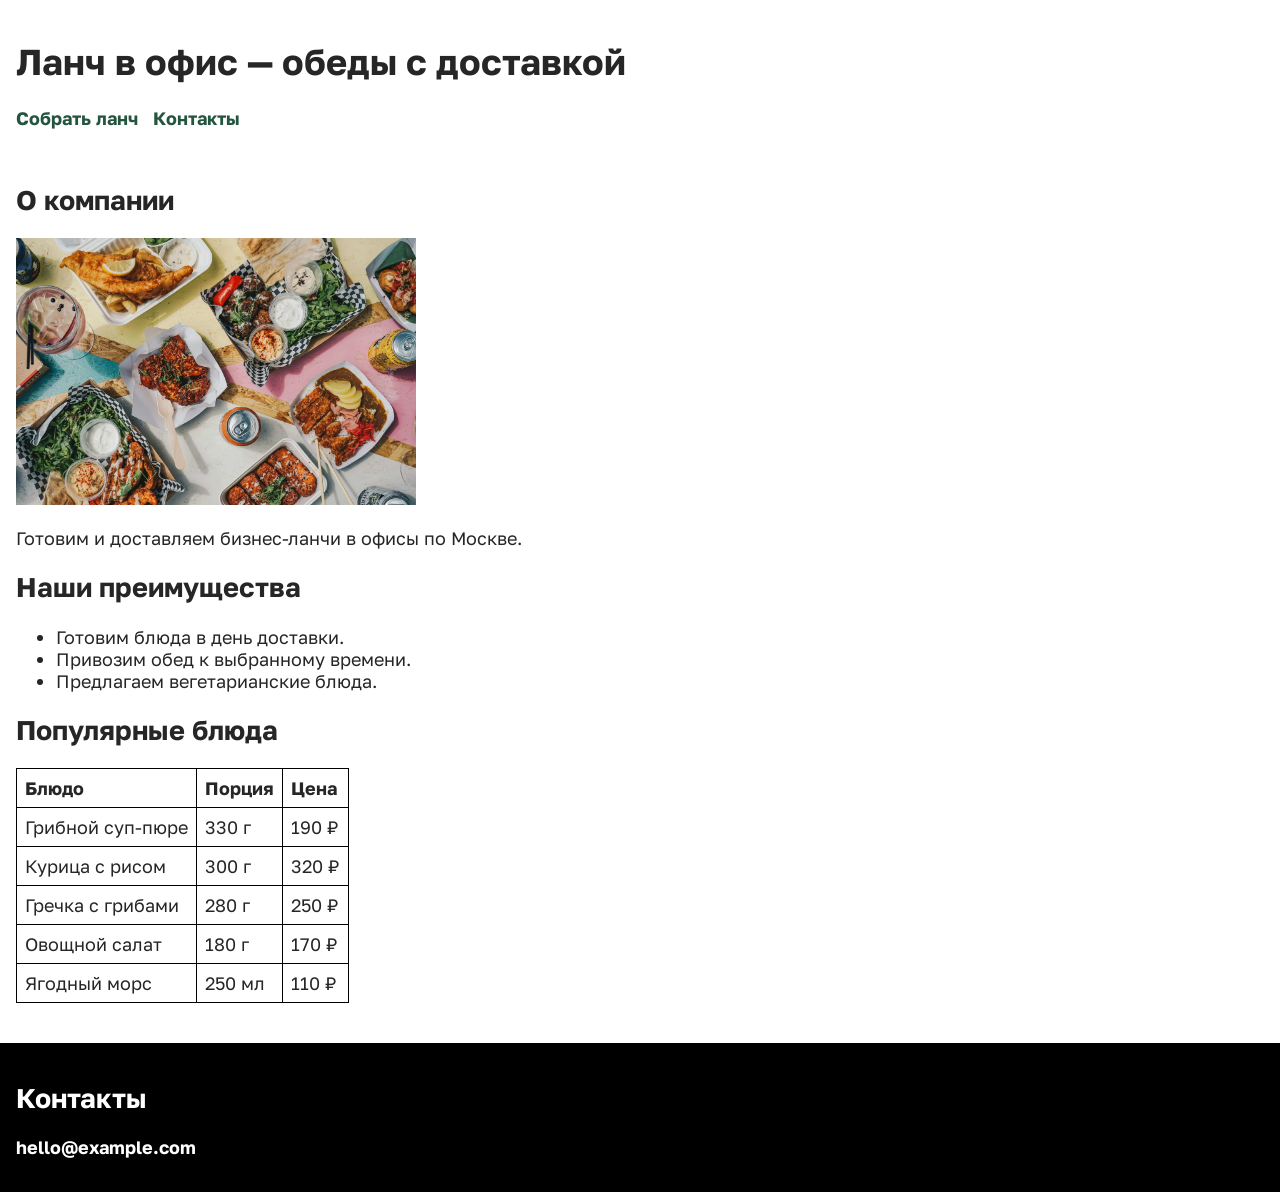
<file: lab1/index.html>
<!DOCTYPE html>
<html lang="ru">
<!-- В head находятся настройки страницы, название вкладки и ссылки на стили. -->
<head>
    <meta charset="UTF-8">
    <!-- viewport — видимая область страницы. На телефоне она берёт ширину устройства, начальный масштаб — 100%. -->
    <meta name="viewport" content="width=device-width, initial-scale=1.0">
    <title>Ланч в офис</title>

    <!-- Первый link подключает шрифт Golos Text, второй — стили сайта из файла style.css. -->
    <link rel="stylesheet" href="https://fonts.googleapis.com/css2?family=Golos+Text:wght@400;700&amp;display=swap">
    <link rel="stylesheet" href="style.css">
</head>
<body>
    <!-- header — шапка страницы с главным заголовком и меню. -->
    <header>
        <h1>Ланч в офис — обеды с доставкой</h1>
        <!-- nav (navigation) объединяет ссылки меню. Атрибут href задаёт адрес ссылки. -->
        <nav>
            <!-- menu.html — соседний файл, а #contacts — переход к блоку с id="contacts" на этой странице. -->
            <a href="menu.html">Собрать ланч</a>
            <a href="#contacts">Контакты</a>
        </nav>
    </header>

    <!-- main — основное содержимое. Каждый section — отдельный раздел с заголовком h2. -->
    <main>
        <section>
            <h2>О компании</h2>
            <!-- src (source) указывает файл картинки, alt (alternative text) описывает её. -->
            <img src="lunch.jpg" alt="Блюда для бизнес-ланча">
            <p>Готовим и доставляем бизнес-ланчи в офисы по Москве.</p>
        </section>

        <section>
            <h2>Наши преимущества</h2>
            <!-- ul (unordered list) — список с маркерами. Каждый li (list item) — один пункт. -->
            <ul>
                <li>Готовим блюда в день доставки.</li>
                <li>Привозим обед к выбранному времени.</li>
                <li>Предлагаем вегетарианские блюда.</li>
            </ul>
        </section>

        <section>
            <h2>Популярные блюда</h2>
            <table>
                <!-- tr (table row) — строка таблицы. В первой строке th (table header) задаёт заголовки столбцов. -->
                <tr>
                    <th>Блюдо</th>
                    <th>Порция</th>
                    <th>Цена</th>
                </tr>
                <!-- В строках с блюдами td (table data) — ячейка с названием, порцией или ценой. -->
                <tr>
                    <td>Грибной суп-пюре</td>
                    <td>330 г</td>
                    <td>190 ₽</td>
                </tr>
                <tr>
                    <td>Курица с рисом</td>
                    <td>300 г</td>
                    <td>320 ₽</td>
                </tr>
                <tr>
                    <td>Гречка с грибами</td>
                    <td>280 г</td>
                    <td>250 ₽</td>
                </tr>
                <tr>
                    <td>Овощной салат</td>
                    <td>180 г</td>
                    <td>170 ₽</td>
                </tr>
                <tr>
                    <td>Ягодный морс</td>
                    <td>250 мл</td>
                    <td>110 ₽</td>
                </tr>
            </table>
        </section>
    </main>

    <!-- footer — нижний блок страницы. Его id служит целью для ссылки #contacts. -->
    <footer id="contacts">
        <h2>Контакты</h2>
        <!-- mailto предлагает открыть почтовое приложение с указанным адресом получателя. -->
        <p><a href="mailto:hello@example.com">hello@example.com</a></p> <!-- a - создает ссылку, а хреф - куда она ведет. -->
    </footer>
</body>
</html>
</file>
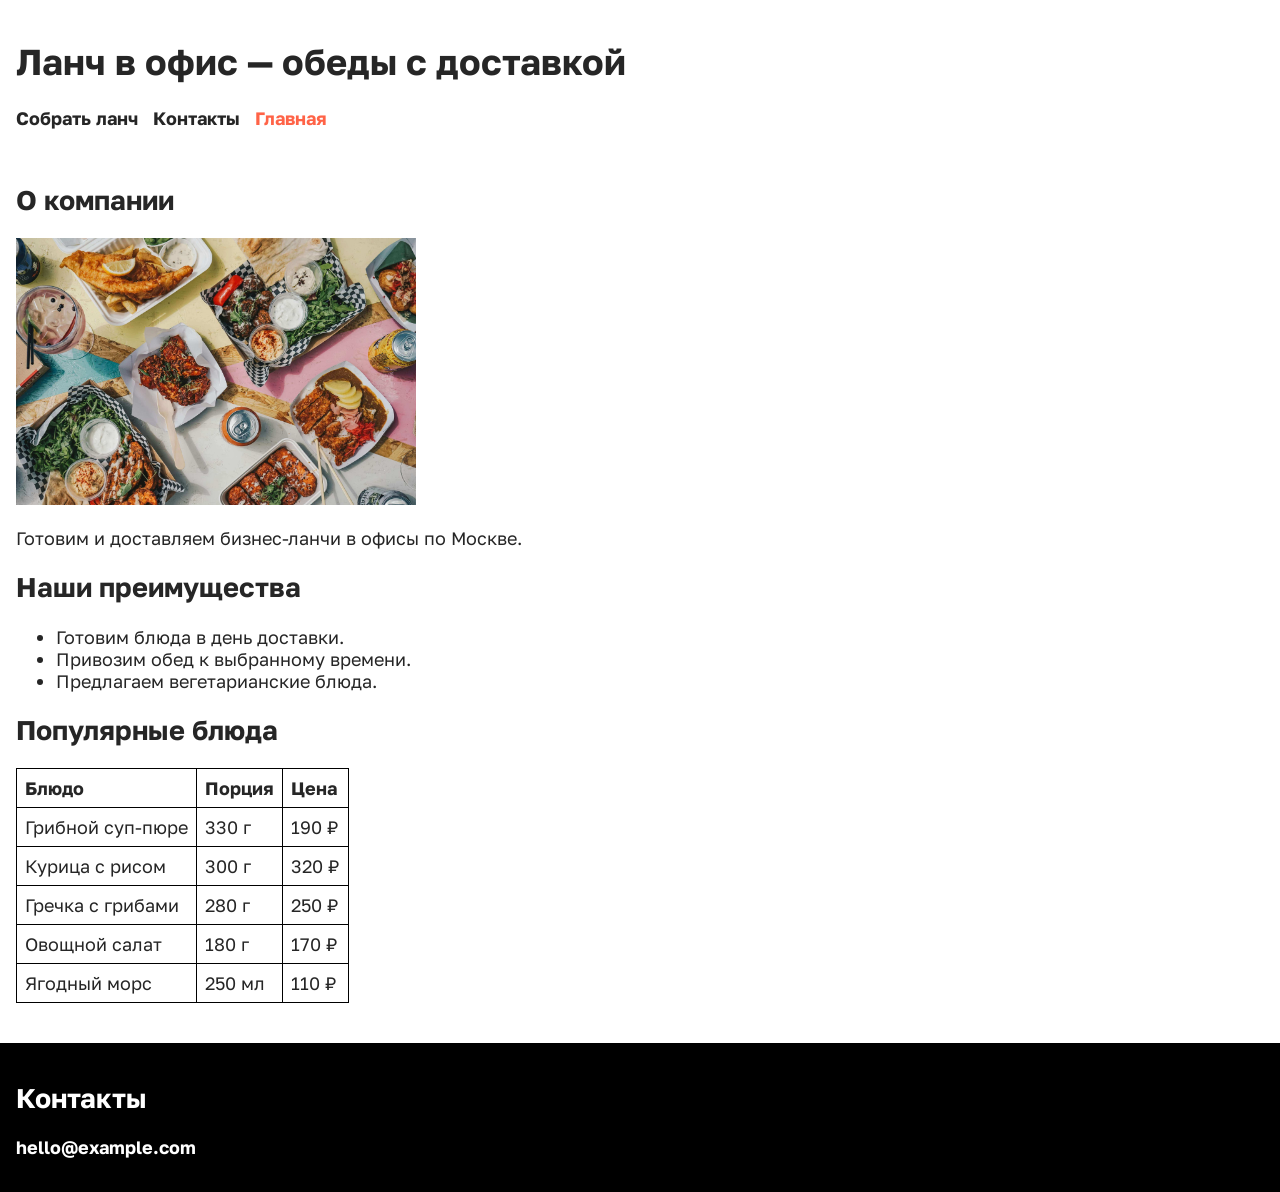
<file: lab2/index.html>
<!DOCTYPE html>
<html lang="ru">
<!-- В head находятся настройки страницы, название вкладки и ссылки на стили. -->
<head>
    <meta charset="UTF-8">
    <!-- viewport — видимая область страницы. На телефоне она берёт ширину устройства, начальный масштаб — 100%. -->
    <meta name="viewport" content="width=device-width, initial-scale=1.0">
    <title>Ланч в офис</title>

    <!-- Первый link подключает шрифт Golos Text, второй — стили сайта из файла style.css. -->
    <link rel="stylesheet" href="https://fonts.googleapis.com/css2?family=Golos+Text:wght@400;700&amp;display=swap">
    <link rel="stylesheet" href="style.css">
</head>
<body>
    <!-- header — шапка страницы с главным заголовком и меню. -->
    <header>
        <h1>Ланч в офис — обеды с доставкой</h1>
        <!-- nav (navigation) объединяет ссылки меню. Атрибут href задаёт адрес ссылки. -->
        <nav>
            <!-- menu.html — соседний файл, а #contacts — переход к блоку с id="contacts" на этой странице. -->
            <a href="menu.html">Собрать ланч</a>
            <a href="#contacts">Контакты</a>
            <a href="index.html" class="active" aria-current="page">Главная</a>
        </nav>
    </header>

    <!-- main — основное содержимое. Каждый section — отдельный раздел с заголовком h2. -->
    <main>
        <section>
            <h2>О компании</h2>
            <!-- src (source) указывает файл картинки, alt (alternative text) описывает её. -->
            <img class="about-image" src="lunch.jpg" alt="Блюда для бизнес-ланча">
            <p>Готовим и доставляем бизнес-ланчи в офисы по Москве.</p>
        </section>

        <section>
            <h2>Наши преимущества</h2>
            <!-- ul (unordered list) — список с маркерами. Каждый li (list item) — один пункт. -->
            <ul>
                <li>Готовим блюда в день доставки.</li>
                <li>Привозим обед к выбранному времени.</li>
                <li>Предлагаем вегетарианские блюда.</li>
            </ul>
        </section>

        <section>
            <h2>Популярные блюда</h2>
            <table>
                <!-- tr (table row) — строка таблицы. В первой строке th (table header) задаёт заголовки столбцов. -->
                <tr>
                    <th>Блюдо</th>
                    <th>Порция</th>
                    <th>Цена</th>
                </tr>
                <!-- В строках с блюдами td (table data) — ячейка с названием, порцией или ценой. -->
                <tr>
                    <td>Грибной суп-пюре</td>
                    <td>330 г</td>
                    <td>190 ₽</td>
                </tr>
                <tr>
                    <td>Курица с рисом</td>
                    <td>300 г</td>
                    <td>320 ₽</td>
                </tr>
                <tr>
                    <td>Гречка с грибами</td>
                    <td>280 г</td>
                    <td>250 ₽</td>
                </tr>
                <tr>
                    <td>Овощной салат</td>
                    <td>180 г</td>
                    <td>170 ₽</td>
                </tr>
                <tr>
                    <td>Ягодный морс</td>
                    <td>250 мл</td>
                    <td>110 ₽</td>
                </tr>
            </table>
        </section>
    </main>

    <!-- footer — нижний блок страницы. Его id служит целью для ссылки #contacts. -->
    <footer id="contacts">
        <h2>Контакты</h2>
        <!-- mailto предлагает открыть почтовое приложение с указанным адресом получателя. -->
        <p><a href="mailto:hello@example.com">hello@example.com</a></p> <!-- a - создает ссылку, а хреф - куда она ведет. -->
    </footer>
</body>
</html>
</file>
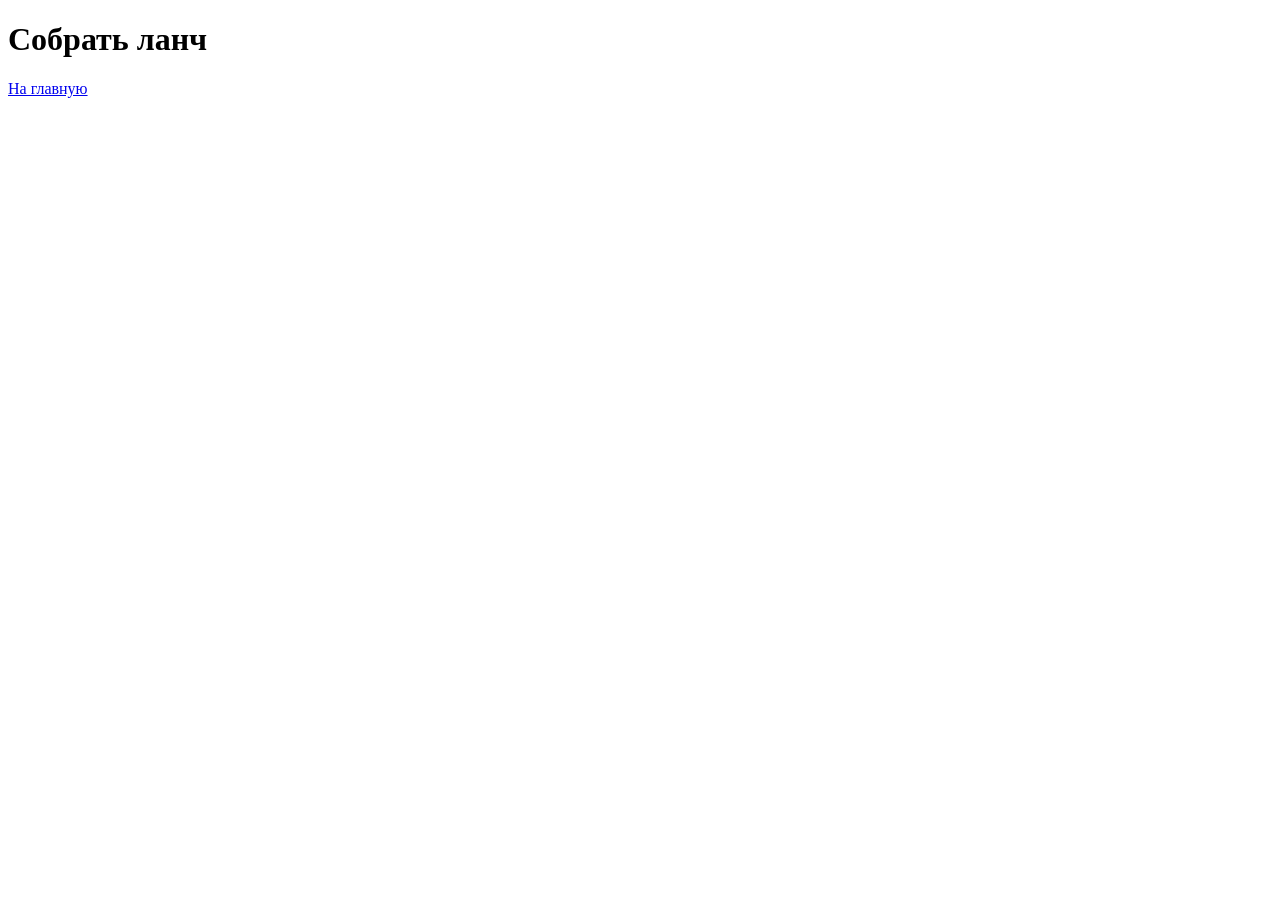
<file: lab1/menu.html>
<!DOCTYPE html>
<html lang="ru">
<head>
    <meta charset="UTF-8">
    <title>Собрать ланч</title>
</head>
<body>
    <h1>Собрать ланч</h1>
    <a href="index.html">На главную</a>
</body>
</html>
</file>
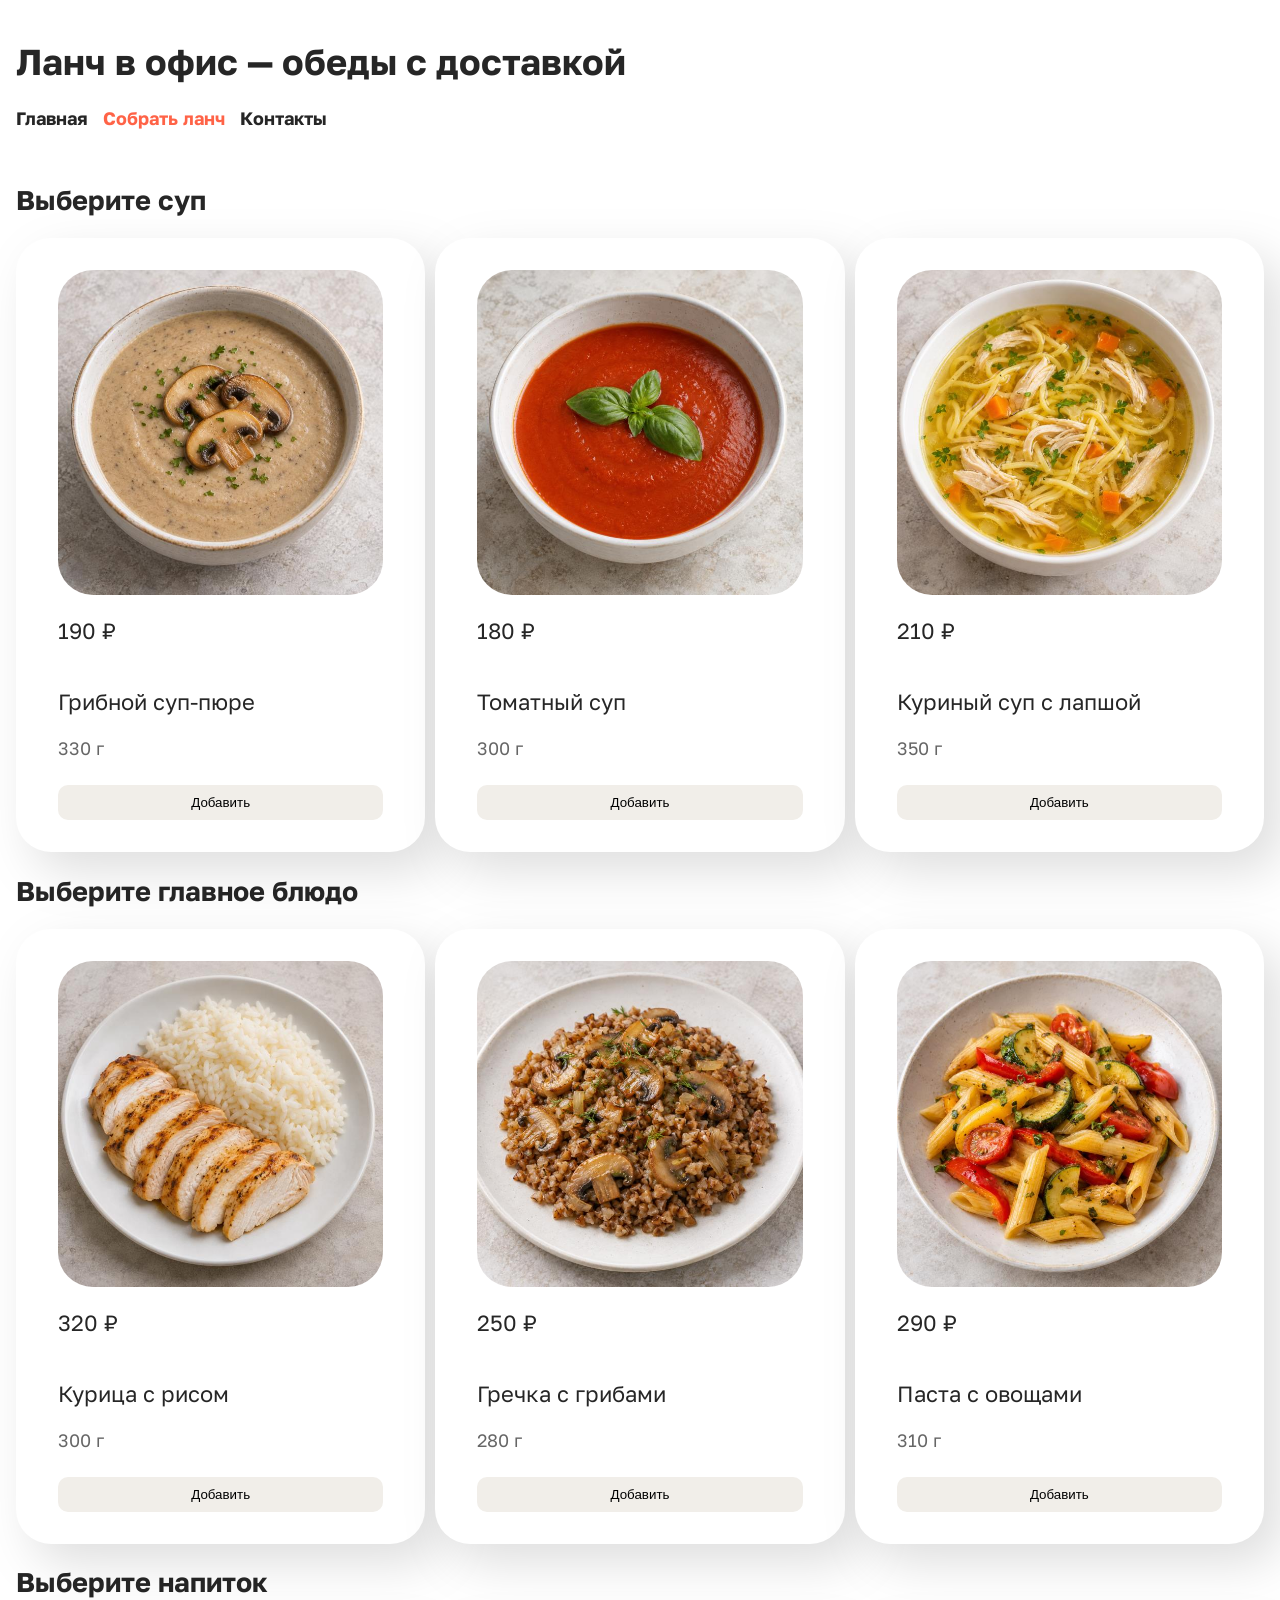
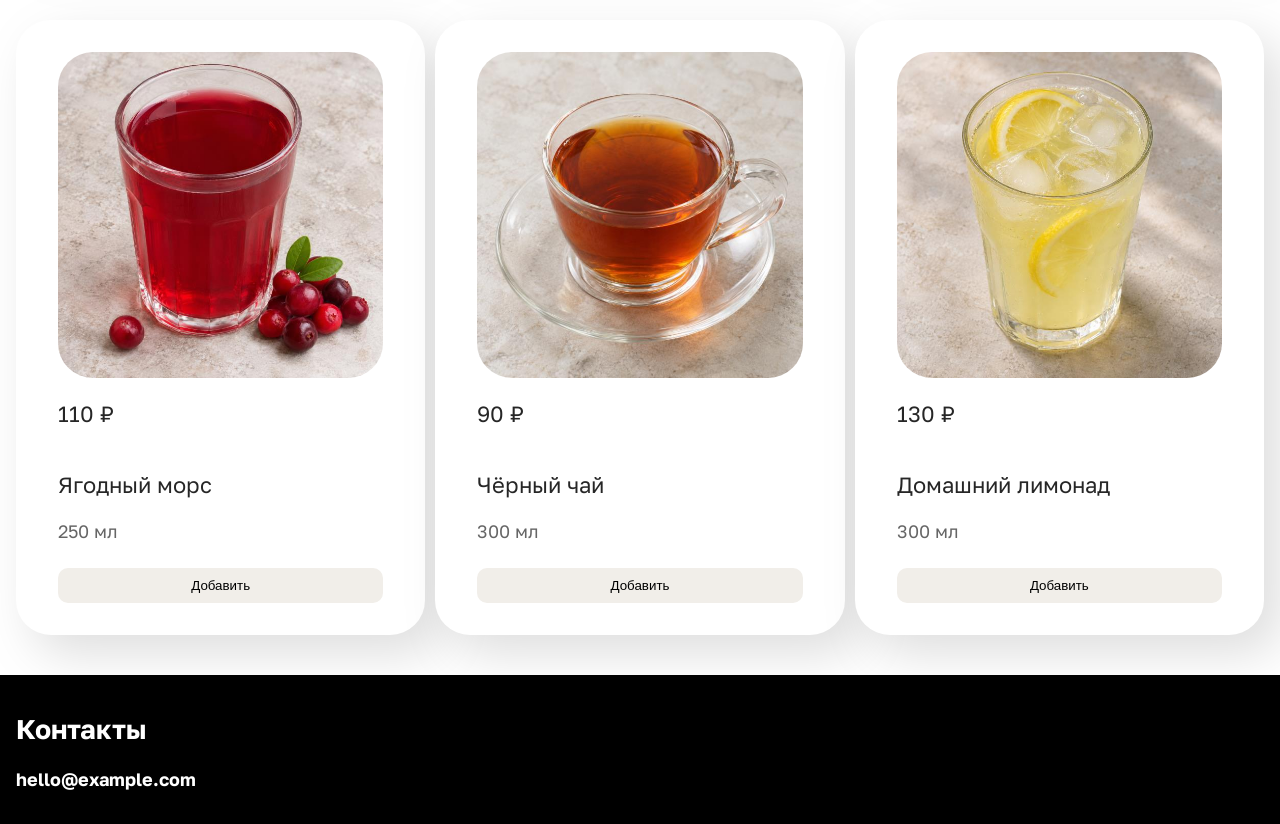
<file: lab2/menu.html>
<!DOCTYPE html>
<html lang="ru">
<head>
    <meta charset="UTF-8">
    <!-- viewport задаёт ширину области просмотра по ширине устройства. -->
    <meta name="viewport" content="width=device-width, initial-scale=1.0">
    <title>Собрать ланч</title>
    <!-- Первый link подключает шрифт, второй — общие стили из первой лабораторной. -->
    <link rel="stylesheet" href="https://fonts.googleapis.com/css2?family=Golos+Text:wght@400;700&amp;display=swap">
    <link rel="stylesheet" href="style.css">
    <link rel="stylesheet" href="menu.css">
</head>
<body>
    <header>
        <h1>Ланч в офис — обеды с доставкой</h1>
        <nav>
            <a href="index.html">Главная</a>
            <!-- aria-current="page" отмечает текущую страницу в меню. -->
            <a href="menu.html" class="active" aria-current="page">Собрать ланч</a>
            <a href="#contacts">Контакты</a>
        </nav>
    </header>

    <main>
        <!-- section объединяет блюда одной категории. Здесь это супы. -->
        <section>
            <h2>Выберите суп</h2>
            <!-- dish-grid (сетка блюд) — общий контейнер для карточек категории. -->
            <div class="dish-grid">
                <!-- dish-card (карточка блюда) объединяет картинку, цену, название, вес и кнопку. -->
                <div class="dish-card">
                    <img src="soups/mushroom-cream-soup.jpg" alt="Грибной суп-пюре">
                    <p class="dish-price">190 ₽</p>
                    <p class="dish-name">Грибной суп-пюре</p>
                    <p class="dish-weight">330 г</p>
                    <!-- type="button" обозначает обычную кнопку. Действие добавим позже. -->
                    <button type="button">Добавить</button>
                </div>
                <div class="dish-card">
                    <img src="soups/tomato-soup.jpg" alt="Томатный суп">
                    <p class="dish-price">180 ₽</p>
                    <p class="dish-name">Томатный суп</p>
                    <p class="dish-weight">300 г</p>
                    <!-- type="button" обозначает обычную кнопку. Действие добавим позже. -->
                    <button type="button">Добавить</button>
                </div>
                <div class="dish-card">
                    <img src="soups/chicken-noodle-soup.jpg" alt="Куриный суп с лапшой">
                    <p class="dish-price">210 ₽</p>
                    <p class="dish-name">Куриный суп с лапшой</p>
                    <p class="dish-weight">350 г</p>
                    <button type="button">Добавить</button>
                </div>
            </div>
        </section>
        <section>
            <h2>Выберите главное блюдо</h2>
            <!-- У каждой категории своя сетка. Классы общие, поэтому стили сработают и здесь. -->
            <div class="dish-grid">
                <div class="dish-card">
                    <img src="main_course/chicken-with-rice.jpg" alt="Курица с рисом">
                    <p class="dish-price">320 ₽</p>
                    <p class="dish-name">Курица с рисом</p>
                    <p class="dish-weight">300 г</p>
                    <button type="button">Добавить</button>
                </div>

                <div class="dish-card">
                    <img src="main_course/buckwheat-with-mushrooms.jpg" alt="Гречка с грибами">
                    <p class="dish-price">250 ₽</p>
                    <p class="dish-name">Гречка с грибами</p>
                    <p class="dish-weight">280 г</p>
                    <button type="button">Добавить</button>
                </div>

                <div class="dish-card">
                    <img src="main_course/pasta-with-vegetables.jpg" alt="Паста с овощами">
                    <p class="dish-price">290 ₽</p>
                    <p class="dish-name">Паста с овощами</p>
                    <p class="dish-weight">310 г</p>
                    <button type="button">Добавить</button>
                </div>
            </div>
        </section>
        <section>
            <h2>Выберите напиток</h2>
            <!-- Своя сетка для напитков. CSS оформит её по тем же правилам, что и сетку супов. -->
            <div class="dish-grid">
                <div class="dish-card">
                    <img src="beverages/berry-mors.jpg" alt="Ягодный морс">
                    <p class="dish-price">110 ₽</p>
                    <p class="dish-name">Ягодный морс</p>
                    <p class="dish-weight">250 мл</p>
                    <button type="button">Добавить</button>
                </div>

                <div class="dish-card">
                    <img src="beverages/black-tea.jpg" alt="Чёрный чай">
                    <p class="dish-price">90 ₽</p>
                    <p class="dish-name">Чёрный чай</p>
                    <p class="dish-weight">300 мл</p>
                    <button type="button">Добавить</button>
                </div>

                <div class="dish-card">
                    <img src="beverages/homemade-lemonade.jpg" alt="Домашний лимонад">
                    <p class="dish-price">130 ₽</p>
                    <p class="dish-name">Домашний лимонад</p>
                    <p class="dish-weight">300 мл</p>
                    <button type="button">Добавить</button>
                </div>
            </div>
    </section>
    </main>
    <!-- id="contacts" задаёт место, к которому ведёт ссылка из меню. -->
    <footer id="contacts">
        <h2>Контакты</h2>
        <p><a href="mailto:hello@example.com">hello@example.com</a></p>
    </footer>
</body>
</html>
</file>
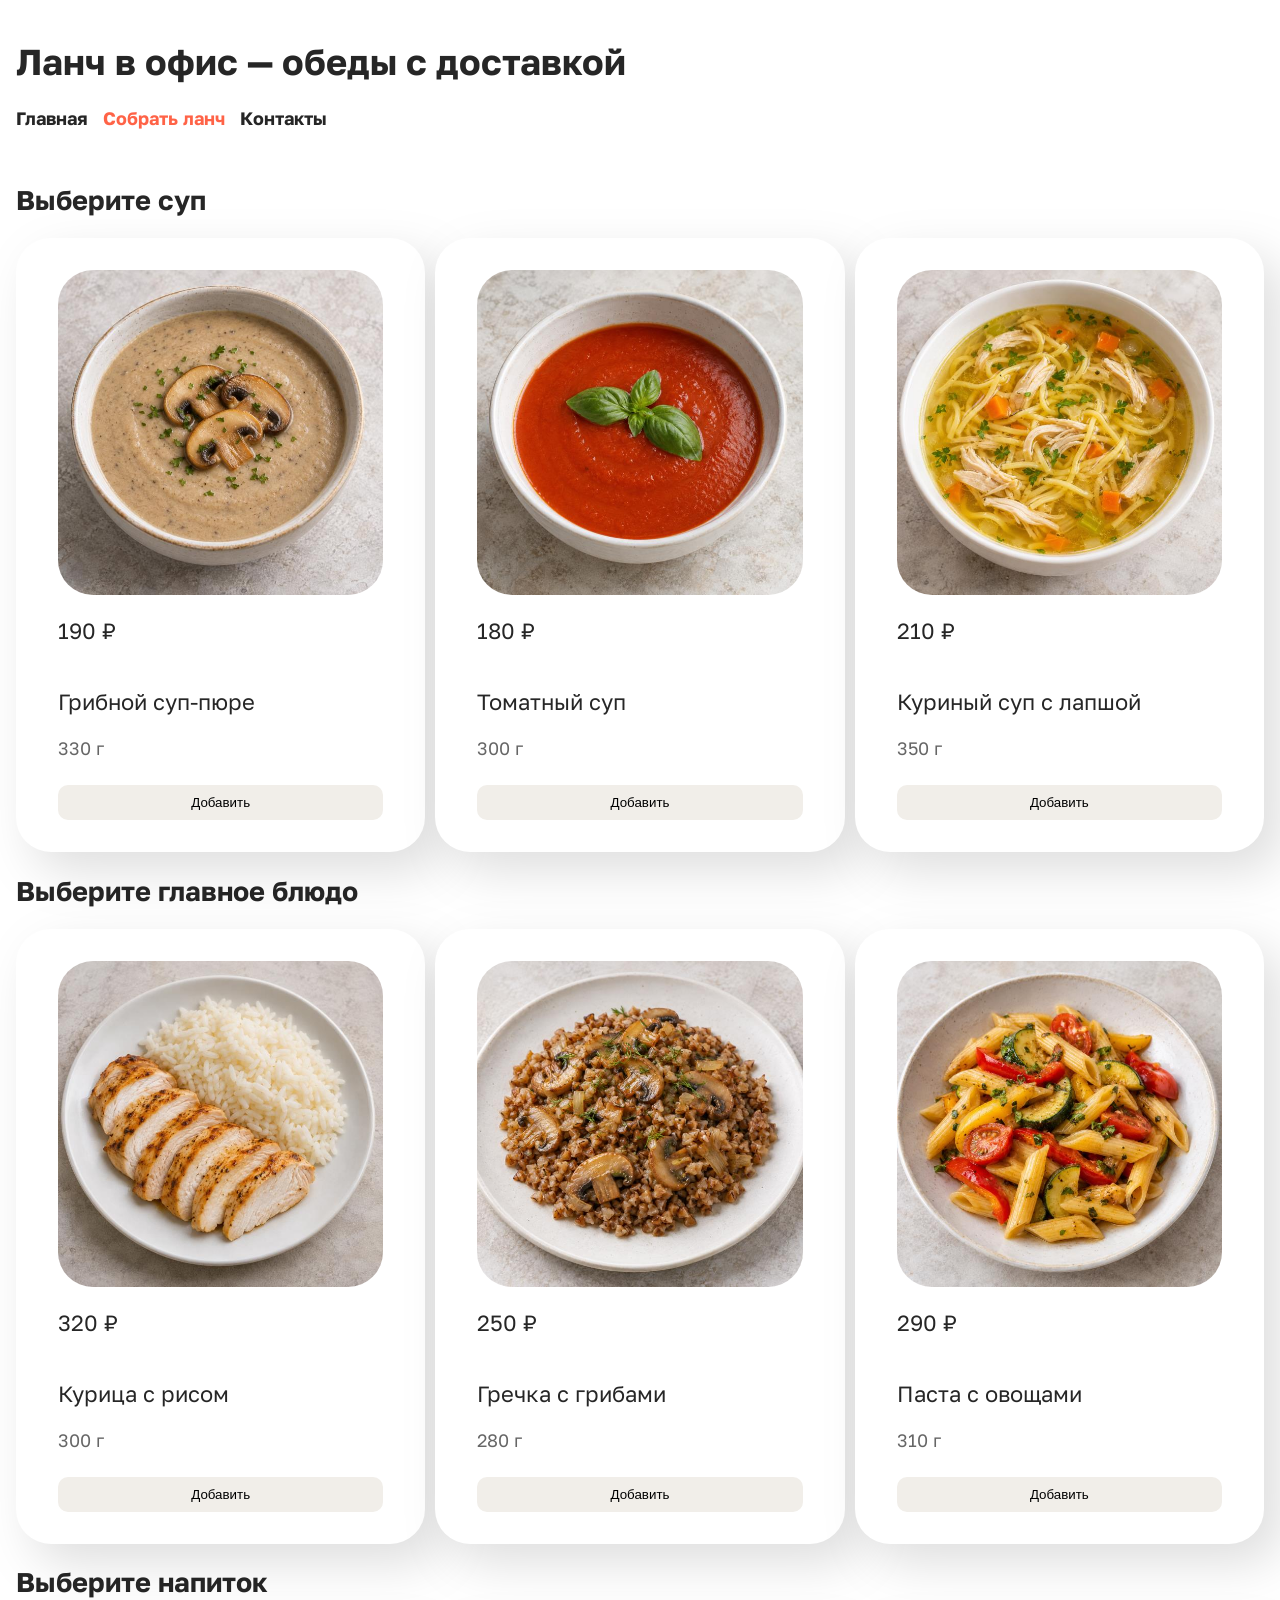
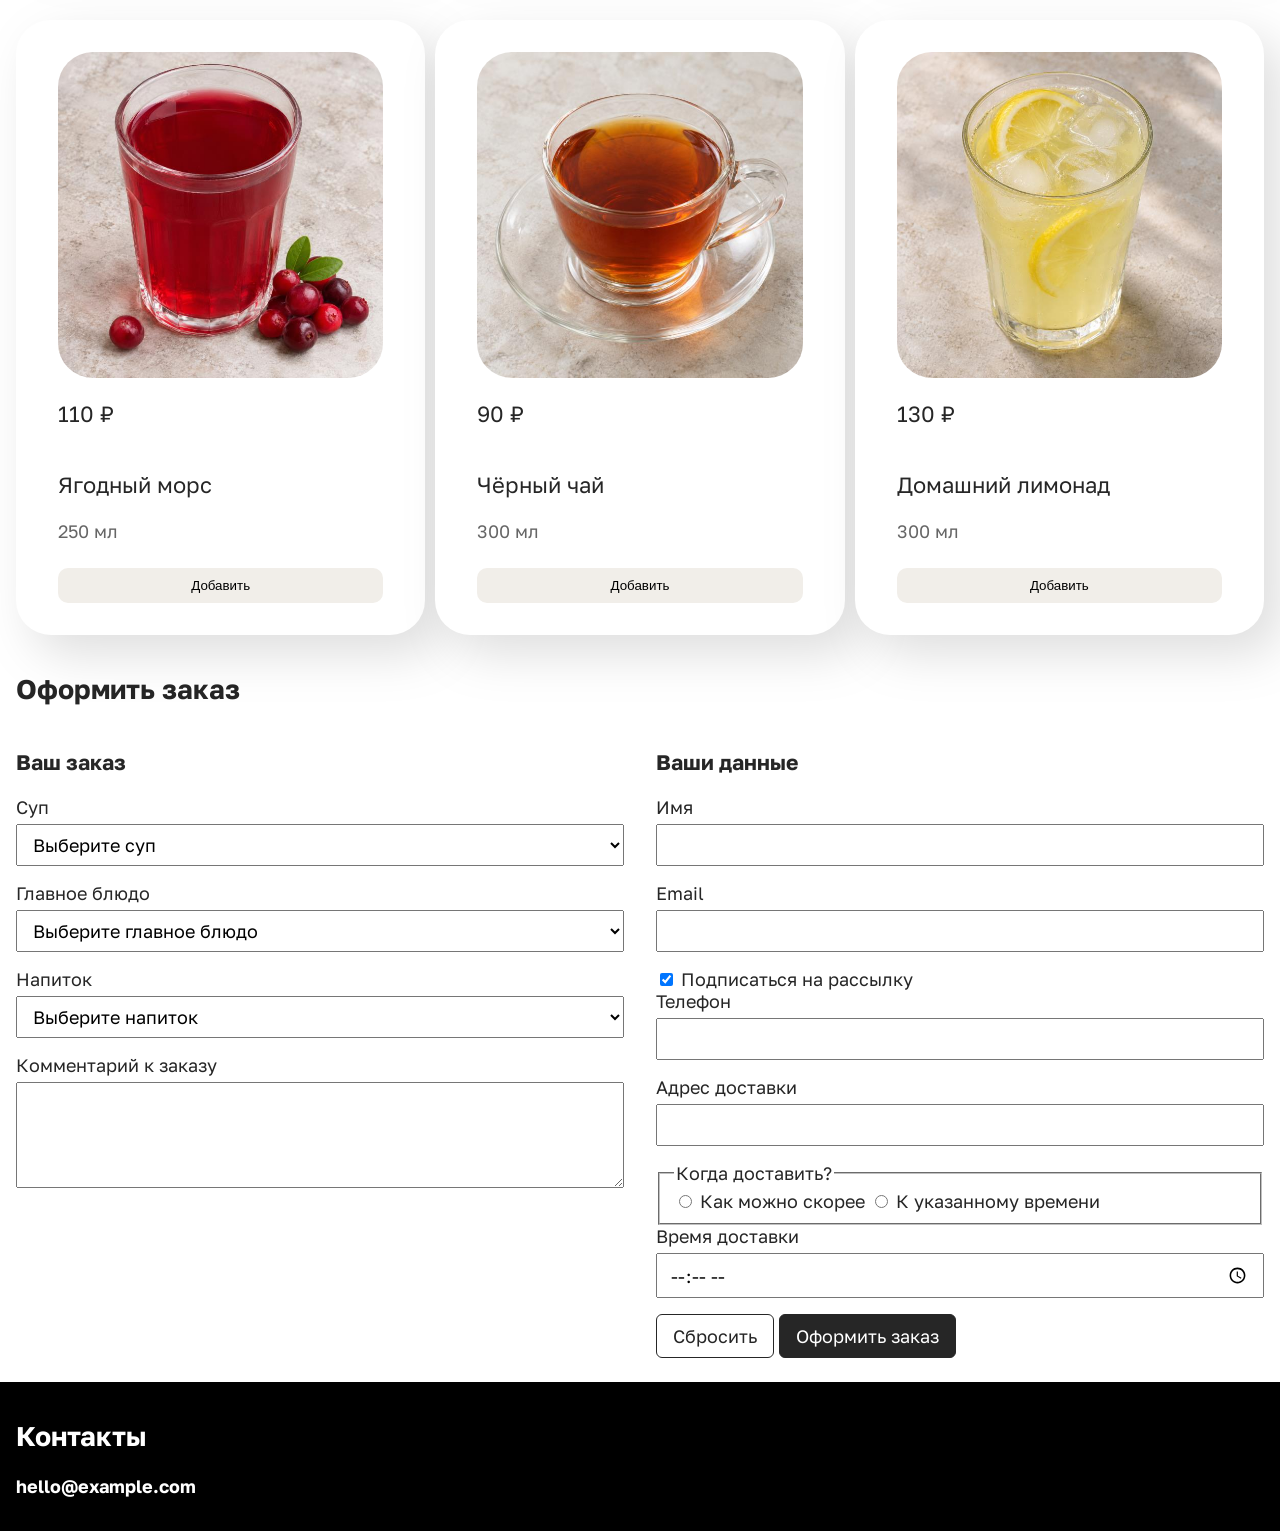
<file: lab3/menu.html>
<!DOCTYPE html>
<html lang="ru">
<head>
    <meta charset="UTF-8">
    <!-- viewport задаёт ширину области просмотра по ширине устройства. -->
    <meta name="viewport" content="width=device-width, initial-scale=1.0">
    <title>Собрать ланч</title>
    <!-- Первый link подключает шрифт, второй — общие стили из первой лабораторной. -->
    <link rel="stylesheet" href="https://fonts.googleapis.com/css2?family=Golos+Text:wght@400;700&amp;display=swap">
    <link rel="stylesheet" href="style.css">
    <link rel="stylesheet" href="menu.css">
</head>
<body>
    <header>
        <h1>Ланч в офис — обеды с доставкой</h1>
        <nav>
            <a href="index.html">Главная</a>
            <!-- aria-current="page" отмечает текущую страницу в меню. -->
            <a href="menu.html" class="active" aria-current="page">Собрать ланч</a>
            <a href="#contacts">Контакты</a>
        </nav>
    </header>

    <main>
        <!-- section объединяет блюда одной категории. Здесь это супы. -->
        <section>
            <h2>Выберите суп</h2>
            <!-- dish-grid (сетка блюд) — общий контейнер для карточек категории. -->
            <div class="dish-grid">
                <!-- dish-card (карточка блюда) объединяет картинку, цену, название, вес и кнопку. -->
                <div class="dish-card">
                    <img src="soups/mushroom-cream-soup.jpg" alt="Грибной суп-пюре">
                    <p class="dish-price">190 ₽</p>
                    <p class="dish-name">Грибной суп-пюре</p>
                    <p class="dish-weight">330 г</p>
                    <!-- type="button" обозначает обычную кнопку. Действие добавим позже. -->
                    <button type="button">Добавить</button>
                </div>
                <div class="dish-card">
                    <img src="soups/tomato-soup.jpg" alt="Томатный суп">
                    <p class="dish-price">180 ₽</p>
                    <p class="dish-name">Томатный суп</p>
                    <p class="dish-weight">300 г</p>
                    <!-- type="button" обозначает обычную кнопку. Действие добавим позже. -->
                    <button type="button">Добавить</button>
                </div>
                <div class="dish-card">
                    <img src="soups/chicken-noodle-soup.jpg" alt="Куриный суп с лапшой">
                    <p class="dish-price">210 ₽</p>
                    <p class="dish-name">Куриный суп с лапшой</p>
                    <p class="dish-weight">350 г</p>
                    <button type="button">Добавить</button>
                </div>
            </div>
        </section>
        <section>
            <h2>Выберите главное блюдо</h2>
            <!-- У каждой категории своя сетка. Классы общие, поэтому стили сработают и здесь. -->
            <div class="dish-grid">
                <div class="dish-card">
                    <img src="main_course/chicken-with-rice.jpg" alt="Курица с рисом">
                    <p class="dish-price">320 ₽</p>
                    <p class="dish-name">Курица с рисом</p>
                    <p class="dish-weight">300 г</p>
                    <button type="button">Добавить</button>
                </div>

                <div class="dish-card">
                    <img src="main_course/buckwheat-with-mushrooms.jpg" alt="Гречка с грибами">
                    <p class="dish-price">250 ₽</p>
                    <p class="dish-name">Гречка с грибами</p>
                    <p class="dish-weight">280 г</p>
                    <button type="button">Добавить</button>
                </div>

                <div class="dish-card">
                    <img src="main_course/pasta-with-vegetables.jpg" alt="Паста с овощами">
                    <p class="dish-price">290 ₽</p>
                    <p class="dish-name">Паста с овощами</p>
                    <p class="dish-weight">310 г</p>
                    <button type="button">Добавить</button>
                </div>
            </div>
        </section>
        <section>
            <h2>Выберите напиток</h2>
            <!-- Своя сетка для напитков. CSS оформит её по тем же правилам, что и сетку супов. -->
            <div class="dish-grid">
                <div class="dish-card">
                    <img src="beverages/berry-mors.jpg" alt="Ягодный морс">
                    <p class="dish-price">110 ₽</p>
                    <p class="dish-name">Ягодный морс</p>
                    <p class="dish-weight">250 мл</p>
                    <button type="button">Добавить</button>
                </div>

                <div class="dish-card">
                    <img src="beverages/black-tea.jpg" alt="Чёрный чай">
                    <p class="dish-price">90 ₽</p>
                    <p class="dish-name">Чёрный чай</p>
                    <p class="dish-weight">300 мл</p>
                    <button type="button">Добавить</button>
                </div>

                <div class="dish-card">
                    <img src="beverages/homemade-lemonade.jpg" alt="Домашний лимонад">
                    <p class="dish-price">130 ₽</p>
                    <p class="dish-name">Домашний лимонад</p>
                    <p class="dish-weight">300 мл</p>
                    <button type="button">Добавить</button>
                </div>
            </div>
    </section>
    </main>

    <!-- РЕАЛИЗАЦИЯ ФОРМЫ. section  - раздел оформления заказа-->
    <section class="order-section">
        <h2>Оформить заказ</h2>

        <!-- action задаёт адрес отправки, method — способ отправки. -->
        <form action="https://httpbin.org/post" method="post">
            <!-- div - контейнер для деталей заказа -->
            <div class="order-details">
                <h3>Ваш заказ</h3>

                <label for="soup">Суп</label> 
                <!-- select - выпадающий список, option - варианты в нем -->
                <select id="soup" name="soup" required>
                    <option value="">Выберите суп</option>
                    <option value="mushroom-soup">Грибной суп-пюре</option>
                    <option value="tomato-soup">Томатный суп</option>
                    <option value="chicken-noodle-soup">Куриный суп с лапшой</option>
                </select>
                <label for="main-dish">Главное блюдо</label>
                <select id="main-dish" name="main_dish" required>
                    <option value="">Выберите главное блюдо</option>
                    <option value="chicken-with-rice">Курица с рисом</option>
                    <option value="buckwheat-with-mushrooms">Гречка с грибами</option>
                    <option value="pasta-with-vegetables">Паста с овощами</option>
                </select>
                <label for="drink">Напиток</label>
                <select id="drink" name="drink" required>
                    <option value="">Выберите напиток</option>
                    <option value="berry-mors">Ягодный морс</option>
                    <option value="black-tea">Чёрный чай</option>
                    <option value="homemade-lemonade">Домашний лимонад</option>
                </select>
                <label for="order-comment">Комментарий к заказу</label>
                <!-- textarea - многострочное текстовое поле, rows - количество строк -->
                <textarea id="order-comment" name="comment" rows="4"></textarea>
            </div>

            <div class="customer-details">
                <h3>Ваши данные</h3>
                <label for="customer-name">Имя</label>
                <input type="text" id="customer-name" name="name" required>

                <label for="customer-email">Email</label>
                <input type="email" id="customer-email" name="email" required>
                <input type="checkbox" id="subscribe" name="subscribe" value="yes" checked>
                <label for="subscribe">Подписаться на рассылку</label>
                <label for="customer-phone">Телефон</label>
                <input type="tel" id="customer-phone" name="phone" required>

                <label for="delivery-address">Адрес доставки</label>
                <input type="text" id="delivery-address" name="address" required>
                <fieldset>
                    <legend>Когда доставить?</legend>

                    <input type="radio" id="delivery-asap" name="delivery_type" value="asap" required>
                    <label for="delivery-asap">Как можно скорее</label>

                    <input type="radio" id="delivery-scheduled" name="delivery_type" value="scheduled">
                    <label for="delivery-scheduled">К указанному времени</label>
                </fieldset>

                <label for="delivery-time">Время доставки</label>
                <input type="time" id="delivery-time" name="delivery_time" min="07:00" max="23:00" step="300">
                <button type="reset">Сбросить</button>
                <button type="submit">Оформить заказ</button>
            </div>
        </form>
    </section>

    <!-- id="contacts" задаёт место, к которому ведёт ссылка из меню. -->
    <footer id="contacts">
        <h2>Контакты</h2>
        <p><a href="mailto:hello@example.com">hello@example.com</a></p>
    </footer>
</body>
</html>
</file>
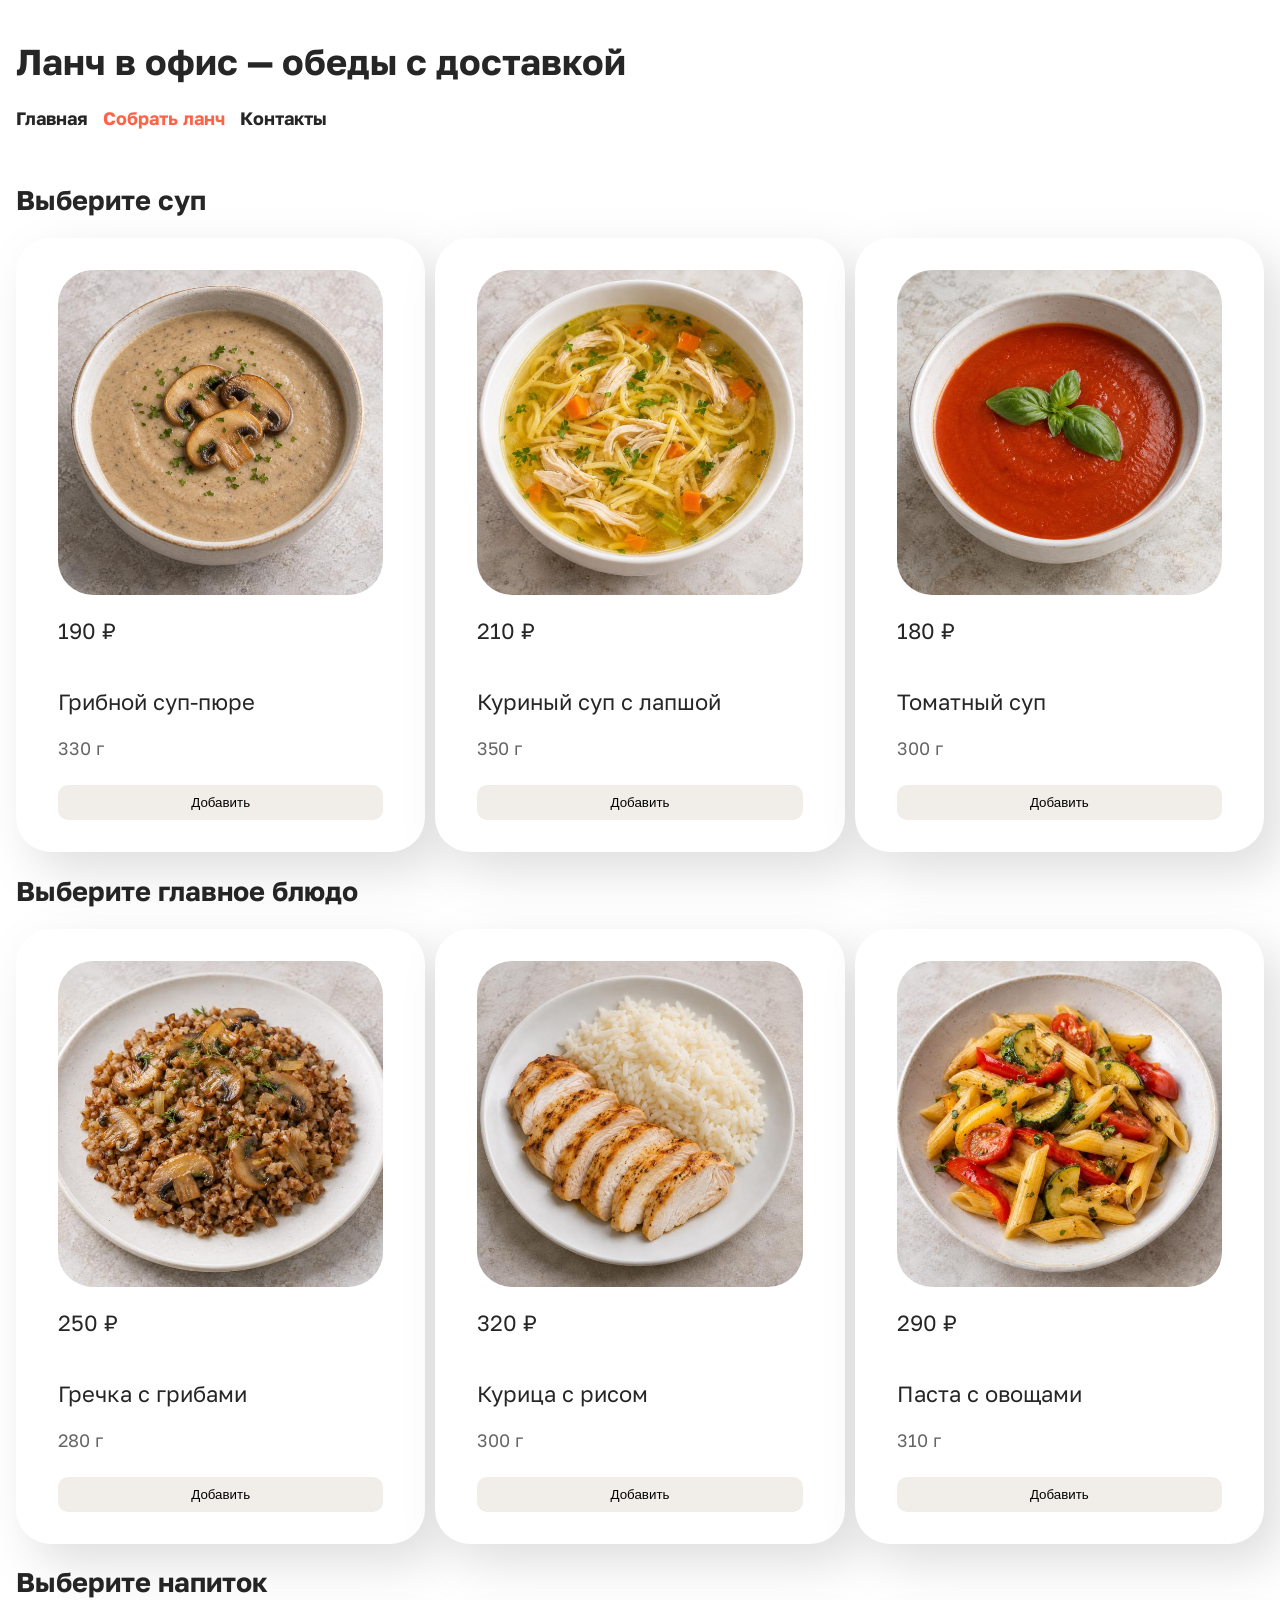
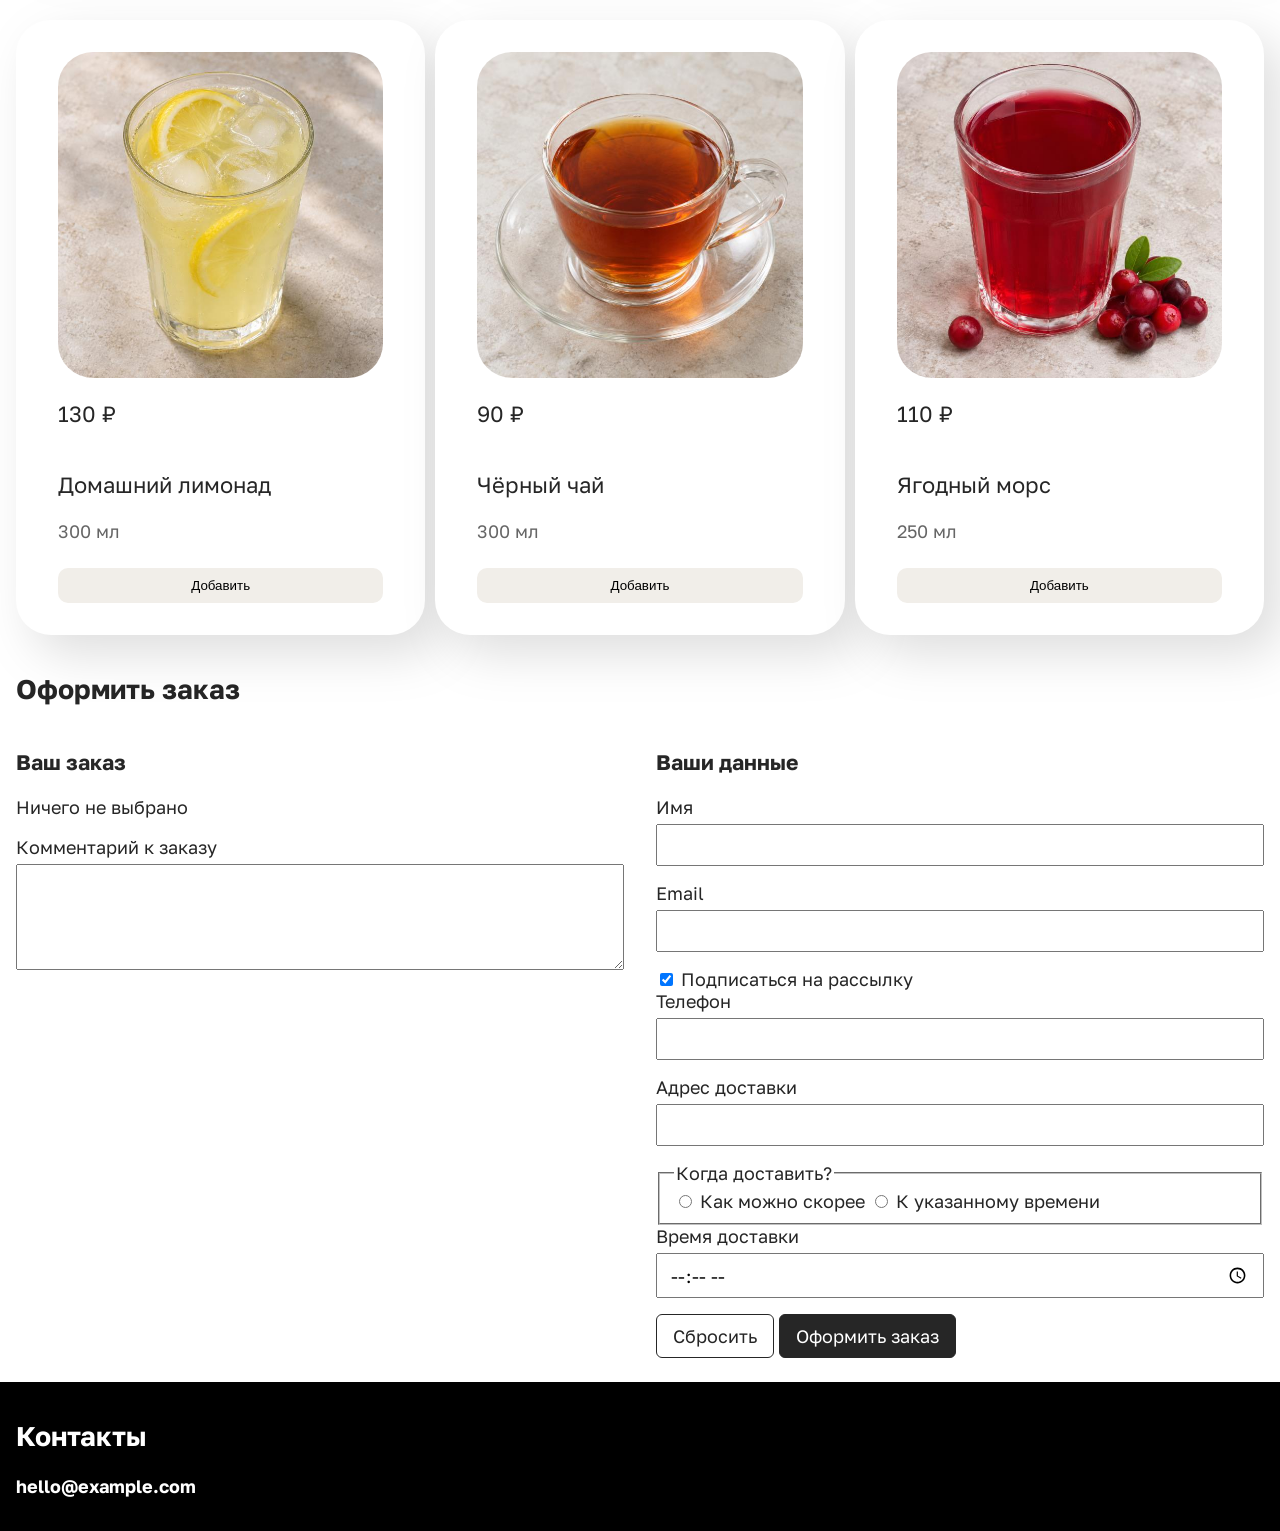
<file: lab4/menu.html>
<!DOCTYPE html>
<html lang="ru">
<head>
    <meta charset="UTF-8">
    <!-- viewport задаёт ширину области просмотра по ширине устройства. -->
    <meta name="viewport" content="width=device-width, initial-scale=1.0">
    <title>Собрать ланч</title>
    <!-- Первый link подключает шрифт, второй — общие стили из первой лабораторной. -->
    <link rel="stylesheet" href="https://fonts.googleapis.com/css2?family=Golos+Text:wght@400;700&amp;display=swap">
    <link rel="stylesheet" href="style.css">
    <link rel="stylesheet" href="menu.css">
</head>
<body>
    <header>
        <h1>Ланч в офис — обеды с доставкой</h1>
        <nav>
            <a href="index.html">Главная</a>
            <!-- aria-current="page" отмечает текущую страницу в меню. -->
            <a href="menu.html" class="active" aria-current="page">Собрать ланч</a>
            <a href="#contacts">Контакты</a>
        </nav>
    </header>

    <main>
        <!-- сюда скрипт добавит супы -->
        <section>
            <h2>Выберите суп</h2>
            <!-- класс диш грид применяет цсс
             (дает элементу имя класса по которому цсс его ищет) а айди дает блоку уникальное имя -->
            <div class="dish-grid" id="soup-grid"></div>
        </section>

        <!-- сюда добавим главные блюда -->
        <section>
            <h2>Выберите главное блюдо</h2>
            <div class="dish-grid" id="main-grid"></div>
        </section>

        <!-- а сюда напитки -->
        <section>
            <h2>Выберите напиток</h2>
            <div class="dish-grid" id="drink-grid"></div>
        </section>
    </main>

    <!-- РЕАЛИЗАЦИЯ ФОРМЫ. section  - раздел оформления заказа-->
    <section class="order-section">
        <h2>Оформить заказ</h2>

        <!-- action задаёт адрес отправки, method — способ отправки. -->
        <form action="https://httpbin.org/post" method="post">
            <!-- div - контейнер для деталей заказа -->
            <div class="order-details">
                <h3>Ваш заказ</h3>

                <!-- показываем эту надпись, пока ничего не добавили -->
                <p id="empty-order">Ничего не выбрано</p>

                <!-- hidden скрывает блок, скрипт покажет его после выбора блюда -->
                <div id="selected-dishes" hidden>
                    <h4>Суп</h4>
                    <p id="selected-soup">Блюдо не выбрано</p>

                    <h4>Главное блюдо</h4>
                    <p id="selected-main">Блюдо не выбрано</p>

                    <h4>Напиток</h4>
                    <p id="selected-drink">Напиток не выбран</p>
                </div>

                <!-- сумму тоже покажем, когда появится хотя бы одно блюдо -->
                <div id="order-total" hidden>
                    <h4>Стоимость заказа</h4>
                    <p id="total-price">0 ₽</p>
                </div>

                <!-- скрытые поля передадут имена выбранных блюд при отправке формы -->
                <input type="hidden" id="soup" name="soup">
                <input type="hidden" id="main-dish" name="main_dish">
                <input type="hidden" id="drink" name="drink">

                <label for="order-comment">Комментарий к заказу</label>
                <textarea id="order-comment" name="comment" rows="4"></textarea>
            </div>

            <div class="customer-details">
                <h3>Ваши данные</h3>
                <label for="customer-name">Имя</label>
                <input type="text" id="customer-name" name="name" required>

                <label for="customer-email">Email</label>
                <input type="email" id="customer-email" name="email" required>
                <input type="checkbox" id="subscribe" name="subscribe" value="yes" checked>
                <label for="subscribe">Подписаться на рассылку</label>
                <label for="customer-phone">Телефон</label>
                <input type="tel" id="customer-phone" name="phone" required>

                <label for="delivery-address">Адрес доставки</label>
                <input type="text" id="delivery-address" name="address" required>
                <fieldset>
                    <legend>Когда доставить?</legend>

                    <input type="radio" id="delivery-asap" name="delivery_type" value="asap" required>
                    <label for="delivery-asap">Как можно скорее</label>

                    <input type="radio" id="delivery-scheduled" name="delivery_type" value="scheduled">
                    <label for="delivery-scheduled">К указанному времени</label>
                </fieldset>

                <label for="delivery-time">Время доставки</label>
                <input type="time" id="delivery-time" name="delivery_time" min="07:00" max="23:00" step="300">
                <button type="reset">Сбросить</button>
                <button type="submit">Оформить заказ</button>
            </div>
        </form>
    </section>

    <!-- id="contacts" задаёт место, к которому ведёт ссылка из меню. -->
    <footer id="contacts">
        <h2>Контакты</h2>
        <p><a href="mailto:hello@example.com">hello@example.com</a></p>
    </footer>
    <!-- ДЖАВА. Подключаем список блюд, из которого позже создадим карточки. -->
    <script src="dishes.js"></script>
    <!-- Запускаем вывод меню после загрузки массива блюд. -->
    <script src="render-menu.js"></script>
    <!-- подключаем выбор блюд и подсчёт заказа -->
    <script src="order.js"></script>
</body>
</html>
</file>
<file: lab1/style.css>
* {
    box-sizing: border-box;
}

/* body - вся видимая часть страницы */
body {
    /* основной шрифт - Golos Text, запасной - любой без засечек */
    font-family: "Golos Text", sans-serif;
    margin: 0;
    /* задаём размер текста 18 пикселей */
    font-size: 18px;

    /* задаём тёмносерый цвет текста */
    color: #262626;
}

header, main {
    /* отступ от края каждого блока до содержимого - 16 пикселей */
    padding: 16px;
}

/* table - все таблицы на странице */
table {
    /* объединяем соседние границы ячеек в одну линию */
    border-collapse: collapse;
}

/* th - заголовочные ячейки, td - обычные ячейки таблицы */
th, td {
    /* рамка толщиной 1 пиксель, сплошная линия, чёрный цвет */
    border: 1px solid black;

    /* оставляем 8 пикселей между рамкой ячейки и её текстом */
    padding: 8px;

    /* выравниваем текст по левому краю */
    text-align: left;
}

/* footer - нижний блок страницы с контактами */
footer {
    /* делаем фон чёрным */
    background-color: black;

    /* делаем текст белым */
    color: white;

    /* отступ от края чёрного блока до содержимого - 16 пикселей */
    padding: 16px;

    /* оставляем 24 пикселя снаружи над блоком контактов */
    margin-top: 24px;
}

/* выбираем ссылки внутри footer */
footer a {
    /* задаём белый цвет ссылкам в контактах */
    color: white;
}

/* a - все ссылки на странице */
a {
    /* inherit - берём шрифт у родительского элемента */
    font-family: inherit;

    /* размер текста ссылок - 18 пикселей */
    font-size: 18px;

    /* 700 - жирное начертание текста */
    font-weight: 700;

    /* задаём зелёный цвет ссылок */
    color: #24553e;

    /* убираем стандартное подчёркивание ссылок */
    text-decoration: none;
}

/* :hover - псевдокласс, срабатывает при наведении мыши */
a:hover {
    /* при наведении меняем цвет ссылки на коричнево-оранжевый */
    color: #b34720;
}

/* выбираем ссылку внутри footer, на которую наведена мышь */
footer a:hover {
    /* при наведении ссылка в контактах становится светло-жёлтой */
    color: #ffd18c;
}

/* img - все картинки на странице */
img {
    /* задаём ширину картинки 400 пикселей */
    width: 400px;

    /* браузер подбирает высоту, сохраняя пропорции картинки */
    height: auto;
}
/* nav - блок со ссылками «Собрать ланч» и «Контакты» */
nav {
    /* располагаем ссылки в ряд */
    display: flex;
    /* оставляем между ссылками 15 пикселей */
    gap: 15px;
    /* переносим ссылки на следующую строку, если места не хватает */
    flex-wrap: wrap;
}

/* правила для окна шириной 800 пикселей и меньше */
@media (max-width: 800px) {
    nav {
        /* распределяем ссылки по ширине блока */
        justify-content: space-between;
    }
}

/* правила для окна шириной 600 пикселей и меньше */
@media (max-width: 600px) {
    h1 {
        /* ставим заголовок по центру */
        text-align: center;
    }

    nav {
        /* ставим ссылки друг под другом */
        flex-direction: column;
        /* выравниваем ссылки по центру */
        align-items: center;
    }

    nav a {
        /* увеличиваем текст ссылок */
        font-size: 22px;
    }
}
</file>
<file: lab2/style.css>
* {
    box-sizing: border-box;
}

body {
    font-family: "Golos Text", sans-serif;
    margin: 0;
    font-size: 18px;
    color: #262626;
    min-height: 100vh;
    display: flex;
    flex-direction: column;
}

header, main {
    padding: 16px;

}

main {
    flex: 1;
}

table {
    border-collapse: collapse;
}

th, td {
    border: 1px solid black;
    padding: 8px;
    text-align: left;
}

footer {
    background-color: black;
    color: white;
    padding: 16px;
    margin-top: 24px;
}

footer a {
    color: white;
}

a {
    font-family: inherit;
    font-size: 18px;
    font-weight: 700;
    color: #262626;
    text-decoration: none;
}

a:hover {
    color: tomato;
}

footer a:hover {
    color: tomato;
}

img {
    width: 400px;
    height: auto;
}

/* Flexbox ставит ссылки в ряд и переносит их, если места не хватает. И больше места делает. */
nav {
    display: flex;
    gap: 15px;
    flex-wrap: wrap;
}

/* Выделяем ссылку на текущую страницу. */
nav a.active {
    color: tomato;
}

/* До 800 px распределяем ссылки по ширине меню. */
@media (max-width: 800px) {
    nav {
        justify-content: space-between;
    }
}

/* До 600 px ставим ссылки друг под другом и увеличиваем текст. */
@media (max-width: 600px) {
    h1 {
        text-align: center;
    }

    nav {
        flex-direction: column;
        align-items: center;
    }

    nav a {
        font-size: 22px;
    }
}

@media (max-width: 800px) {
    .about-image {
        width: 500px;
        max-width: 100%;
        height: auto;
    }
}

@media (max-width: 600px) {
    .about-image {
        width: 100%;
    }

    table {
        font-size: 16px;
    }
}

/* В самом узком окне делаем текст таблицы ещё компактнее. */
@media (max-width: 400px) {
    table {
        font-size: 14px;
    }
}
</file>
<file: lab2/menu.css>
/* Grid — «сетка». Делим контейнер на три равные колонки.
   1fr (fraction) — одна доля свободного места. */
.dish-grid {
    display: grid;
    grid-template-columns: repeat(3, 1fr);
    gap: 10px;
}

/* Flexbox раскладывает содержимое карточки.
   column — «столбец», поэтому элементы идут сверху вниз. */
.dish-card {
    display: flex;
    flex-direction: column;
    padding: 30px 40px;
    border: 2px solid transparent;
    border-radius: 35px;
    background-color: white;
    cursor: pointer;
    filter: drop-shadow(17px 19px 24px rgba(0, 0, 0, 0.13));
}

/* Картинка занимает ширину карточки и сохраняет пропорции. */
.dish-card img {
    width: 100%;
    height: auto;
    border-radius: 35px;
}

/* При наведении прозрачная рамка становится цветной.
   Толщина рамки остаётся той же, поэтому карточка не прыгает. */
.dish-card:hover {
    border-color: tomato;
}
/* Выбираем кнопки внутри карточек блюд. */
.dish-card button {
    margin-top: 8px;
    background-color: #f1eee9;
    padding: 10px 30px;
    border: none;
    border-radius: 10px;
    cursor: pointer;
}

/* Наведение на любую часть карточки меняет фон кнопки внутри неё. */
.dish-card:hover button {
    background-color: #e2dbd1;
}
/* Свободное место над весом сдвигает вес и кнопку вниз карточки. */
.dish-weight {
    margin-top: auto;
    color: #666;
}
/* При ширине окна 800 px или меньше показываем две колонки. */
@media (max-width: 800px) {
    .dish-grid {
        grid-template-columns: repeat(2, 1fr);
    }
}

/* При ширине окна 600 px или меньше показываем одну колонку. */
@media (max-width: 600px) {
    .dish-grid {
        grid-template-columns: 1fr;
    }

    /* Центрируем заголовки разделов с блюдами на узком экране. */
    main h2 {
        text-align: center;
    }
}

/* Цена и название блюда крупнее остального текста карточки. */
.dish-price, .dish-name {
    font-size: 22px;
}
</file>
<file: lab3/style.css>
* {
    box-sizing: border-box;
}

body {
    font-family: "Golos Text", sans-serif;
    margin: 0;
    font-size: 18px;
    color: #262626;
    min-height: 100vh;
    display: flex;
    flex-direction: column;
}

header, main {
    padding: 16px;

}

main {
    flex: 1;
}

table {
    border-collapse: collapse;
}

th, td {
    border: 1px solid black;
    padding: 8px;
    text-align: left;
}

footer {
    background-color: black;
    color: white;
    padding: 16px;
    margin-top: 24px;
}

footer a {
    color: white;
}

a {
    font-family: inherit;
    font-size: 18px;
    font-weight: 700;
    color: #262626;
    text-decoration: none;
}

a:hover {
    color: tomato;
}

footer a:hover {
    color: tomato;
}

img {
    width: 400px;
    height: auto;
}

/* Flexbox ставит ссылки в ряд и переносит их, если места не хватает. И больше места делает. */
nav {
    display: flex;
    gap: 15px;
    flex-wrap: wrap;
}

/* Выделяем ссылку на текущую страницу. */
nav a.active {
    color: tomato;
}

/* До 800 px распределяем ссылки по ширине меню. */
@media (max-width: 800px) {
    nav {
        justify-content: space-between;
    }
}

/* До 600 px ставим ссылки друг под другом и увеличиваем текст. */
@media (max-width: 600px) {
    h1 {
        text-align: center;
    }

    nav {
        flex-direction: column;
        align-items: center;
    }

    nav a {
        font-size: 22px;
    }
}

@media (max-width: 800px) {
    .about-image {
        width: 500px;
        max-width: 100%;
        height: auto;
    }
}

@media (max-width: 600px) {
    .about-image {
        width: 100%;
    }

    table {
        font-size: 16px;
    }
}

/* В самом узком окне делаем текст таблицы ещё компактнее. */
@media (max-width: 400px) {
    table {
        font-size: 14px;
    }
}
</file>
<file: lab3/menu.css>
/* Grid — «сетка». Делим контейнер на три равные колонки.
   1fr (fraction) — одна доля свободного места. */
.dish-grid {
    display: grid;
    grid-template-columns: repeat(3, 1fr);
    gap: 10px;
}

/* Flexbox раскладывает содержимое карточки.
   column — «столбец», поэтому элементы идут сверху вниз. */
.dish-card {
    display: flex;
    flex-direction: column;
    padding: 30px 40px;
    border: 2px solid transparent;
    border-radius: 35px;
    background-color: white;
    cursor: pointer;
    filter: drop-shadow(17px 19px 24px rgba(0, 0, 0, 0.13));
}

/* Картинка занимает ширину карточки и сохраняет пропорции. */
.dish-card img {
    width: 100%;
    height: auto;
    border-radius: 35px;
}

/* При наведении прозрачная рамка становится цветной.
   Толщина рамки остаётся той же, поэтому карточка не прыгает. */
.dish-card:hover {
    border-color: tomato;
}
/* Выбираем кнопки внутри карточек блюд. */
.dish-card button {
    margin-top: 8px;
    background-color: #f1eee9;
    padding: 10px 30px;
    border: none;
    border-radius: 10px;
    cursor: pointer;
}

/* Наведение на любую часть карточки меняет фон кнопки внутри неё. */
.dish-card:hover button {
    background-color: #e2dbd1;
}
/* Свободное место над весом сдвигает вес и кнопку вниз карточки. */
.dish-weight {
    margin-top: auto;
    color: #666;
}
/* При ширине окна 800 px или меньше показываем две колонки. */
@media (max-width: 800px) {
    .dish-grid {
        grid-template-columns: repeat(2, 1fr);
    }
}

/* При ширине окна 600 px или меньше показываем одну колонку. */
@media (max-width: 600px) {
    .dish-grid {
        grid-template-columns: 1fr;
    }

    /* Центрируем заголовки разделов с блюдами на узком экране. */
    main h2 {
        text-align: center;
    }
}

/* Цена и название блюда крупнее остального текста карточки. */
.dish-price, .dish-name {
    font-size: 22px;
}

/* отступы для формы */
.order-section {
    padding: 0 16px;
}

/* делит на две колонки форму */
.order-section form {
    display: grid;
    grid-template-columns: repeat(2, minmax(0, 1fr));
    gap: 32px;
}

/* в каждую строчку ставит данные "ваш заказ" */
.order-details label {
    display: block;
    margin-bottom: 6px;
}

.order-details select,
.order-details textarea {
    display: block;
    width: 100%;
    padding: 8px 12px;
    margin-bottom: 16px;
    font: inherit;
}

/*офрпмляем вторую колонку*/
.customer-details > label:not([for="subscribe"]) {
    display: block;
    margin-bottom: 6px;
}

.customer-details input[type="text"],
.customer-details input[type="email"],
.customer-details input[type="tel"],
.customer-details input[type="time"] {
    display: block;
    width: 100%;
    padding: 8px 12px;
    margin-bottom: 16px;
    font: inherit;
}
/* оформляем кнопки */
.customer-details button {
    padding: 10px 16px;
    border: 1px solid #262626;
    border-radius: 6px;
    background-color: white;
    color: #262626;
    font: inherit;
    cursor: pointer;
}

/* меняем цвет кнопки отправки */
.customer-details button[type="submit"] {
    background-color: #262626;
    color: white;
}


/* адаптируем форму под узкий экран */
@media (max-width: 600px) {
    .order-section form {
        grid-template-columns: 1fr;
        gap: 20px;
    }
}
</file>
<file: lab4/style.css>
* {
    box-sizing: border-box;
}

body {
    font-family: "Golos Text", sans-serif;
    margin: 0;
    font-size: 18px;
    color: #262626;
    min-height: 100vh;
    display: flex;
    flex-direction: column;
}

header, main {
    padding: 16px;

}

main {
    flex: 1;
}

table {
    border-collapse: collapse;
}

th, td {
    border: 1px solid black;
    padding: 8px;
    text-align: left;
}

footer {
    background-color: black;
    color: white;
    padding: 16px;
    margin-top: 24px;
}

footer a {
    color: white;
}

a {
    font-family: inherit;
    font-size: 18px;
    font-weight: 700;
    color: #262626;
    text-decoration: none;
}

a:hover {
    color: tomato;
}

footer a:hover {
    color: tomato;
}

img {
    width: 400px;
    height: auto;
}

/* Flexbox ставит ссылки в ряд и переносит их, если места не хватает. И больше места делает. */
nav {
    display: flex;
    gap: 15px;
    flex-wrap: wrap;
}

/* Выделяем ссылку на текущую страницу. */
nav a.active {
    color: tomato;
}

/* До 800 px распределяем ссылки по ширине меню. */
@media (max-width: 800px) {
    nav {
        justify-content: space-between;
    }
}

/* До 600 px ставим ссылки друг под другом и увеличиваем текст. */
@media (max-width: 600px) {
    h1 {
        text-align: center;
    }

    nav {
        flex-direction: column;
        align-items: center;
    }

    nav a {
        font-size: 22px;
    }
}

@media (max-width: 800px) {
    .about-image {
        width: 500px;
        max-width: 100%;
        height: auto;
    }
}

@media (max-width: 600px) {
    .about-image {
        width: 100%;
    }

    table {
        font-size: 16px;
    }
}

/* В самом узком окне делаем текст таблицы ещё компактнее. */
@media (max-width: 400px) {
    table {
        font-size: 14px;
    }
}
</file>
<file: lab4/menu.css>
/* Grid — «сетка». Делим контейнер на три равные колонки.
   1fr (fraction) — одна доля свободного места. */
.dish-grid {
    display: grid;
    grid-template-columns: repeat(3, 1fr);
    gap: 10px;
}

/* Flexbox раскладывает содержимое карточки.
   column — «столбец», поэтому элементы идут сверху вниз. */
.dish-card {
    display: flex;
    flex-direction: column;
    padding: 30px 40px;
    border: 2px solid transparent;
    border-radius: 35px;
    background-color: white;
    cursor: pointer;
    filter: drop-shadow(17px 19px 24px rgba(0, 0, 0, 0.13));
}

/* Картинка занимает ширину карточки и сохраняет пропорции. */
.dish-card img {
    width: 100%;
    height: auto;
    border-radius: 35px;
}

/* При наведении прозрачная рамка становится цветной.
   Толщина рамки остаётся той же, поэтому карточка не прыгает. */
.dish-card:hover {
    border-color: tomato;
}
/* Выбираем кнопки внутри карточек блюд. */
.dish-card button {
    margin-top: 8px;
    background-color: #f1eee9;
    padding: 10px 30px;
    border: none;
    border-radius: 10px;
    cursor: pointer;
}

/* Наведение на любую часть карточки меняет фон кнопки внутри неё. */
.dish-card:hover button {
    background-color: #e2dbd1;
}
/* Свободное место над весом сдвигает вес и кнопку вниз карточки. */
.dish-weight {
    margin-top: auto;
    color: #666;
}
/* При ширине окна 800 px или меньше показываем две колонки. */
@media (max-width: 800px) {
    .dish-grid {
        grid-template-columns: repeat(2, 1fr);
    }
}

/* При ширине окна 600 px или меньше показываем одну колонку. */
@media (max-width: 600px) {
    .dish-grid {
        grid-template-columns: 1fr;
    }

    /* Центрируем заголовки разделов с блюдами на узком экране. */
    main h2 {
        text-align: center;
    }
}

/* Цена и название блюда крупнее остального текста карточки. */
.dish-price, .dish-name {
    font-size: 22px;
}

/* отступы для формы */
.order-section {
    padding: 0 16px;
}

/* делит на две колонки форму */
.order-section form {
    display: grid;
    grid-template-columns: repeat(2, minmax(0, 1fr));
    gap: 32px;
}

/* в каждую строчку ставит данные "ваш заказ" */
.order-details label {
    display: block;
    margin-bottom: 6px;
}

.order-details select,
.order-details textarea {
    display: block;
    width: 100%;
    padding: 8px 12px;
    margin-bottom: 16px;
    font: inherit;
}

/*офрпмляем вторую колонку*/
.customer-details > label:not([for="subscribe"]) {
    display: block;
    margin-bottom: 6px;
}

.customer-details input[type="text"],
.customer-details input[type="email"],
.customer-details input[type="tel"],
.customer-details input[type="time"] {
    display: block;
    width: 100%;
    padding: 8px 12px;
    margin-bottom: 16px;
    font: inherit;
}
/* оформляем кнопки */
.customer-details button {
    padding: 10px 16px;
    border: 1px solid #262626;
    border-radius: 6px;
    background-color: white;
    color: #262626;
    font: inherit;
    cursor: pointer;
}

/* меняем цвет кнопки отправки */
.customer-details button[type="submit"] {
    background-color: #262626;
    color: white;
}


/* адаптируем форму под узкий экран */
@media (max-width: 600px) {
    .order-section form {
        grid-template-columns: 1fr;
        gap: 20px;
    }
}
/* оставляем рамку у выбранного блюда */
.dish-card.selected {
    border-color: tomato;
}
</file>
